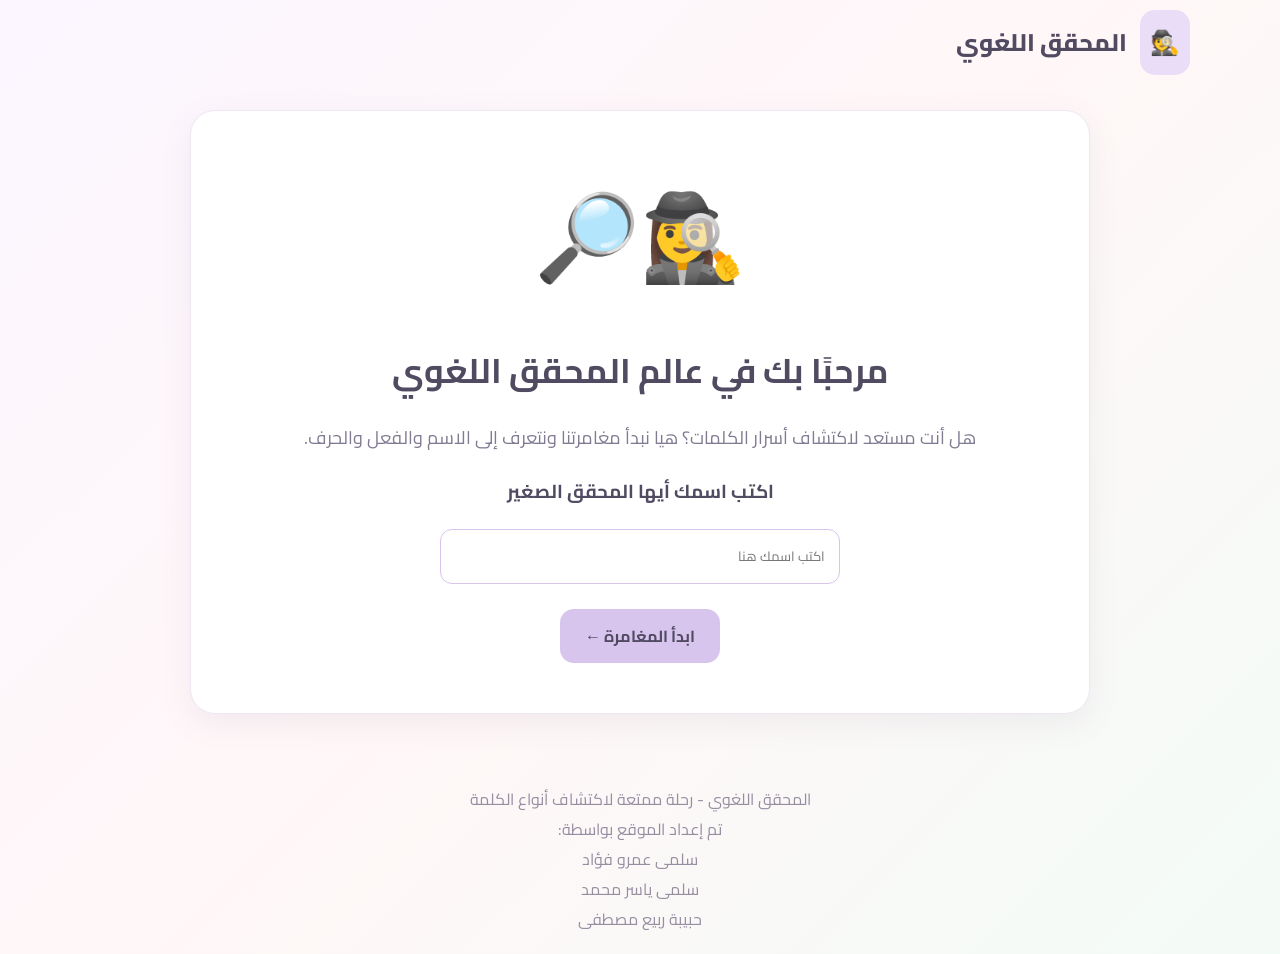
<file: index.html>
<!DOCTYPE html>
<html lang="ar" dir="rtl">
<head>
    <meta charset="UTF-8">
    <title>المحقق اللغوي</title>
    <link rel="stylesheet" href="style.css">
    <meta name="viewport" content="width=device-width, initial-scale=1.0">
</head>
<body>

<header>
    <div class="logo"><span>🕵️</span> المحقق اللغوي</div>
</header>

<main>
    <div class="container hero">

        <div class="detective">🕵️‍♀️🔎</div>

        <h1>مرحبًا بك في عالم المحقق اللغوي</h1>

        <p class="description">
            هل أنت مستعد لاكتشاف أسرار الكلمات؟
            هيا نبدأ مغامرتنا ونتعرف إلى الاسم والفعل والحرف.
        </p>

        <h3>اكتب اسمك أيها المحقق الصغير</h3>

        <input type="text" id="studentName"
               placeholder="اكتب اسمك هنا">

        <button onclick="startJourney()">
            ابدأ المغامرة ←
        </button>

    </div>
</main>

<footer>
    المحقق اللغوي - رحلة ممتعة لاكتشاف أنواع الكلمة <br>
    تم إعداد الموقع بواسطة:
        <br>
        سلمى عمرو فؤاد
        <br>
         سلمى ياسر محمد
        <br>
         حبيبة ربيع مصطفى

</footer>

<script src="script.js"></script>
</body>
</html>
</file>
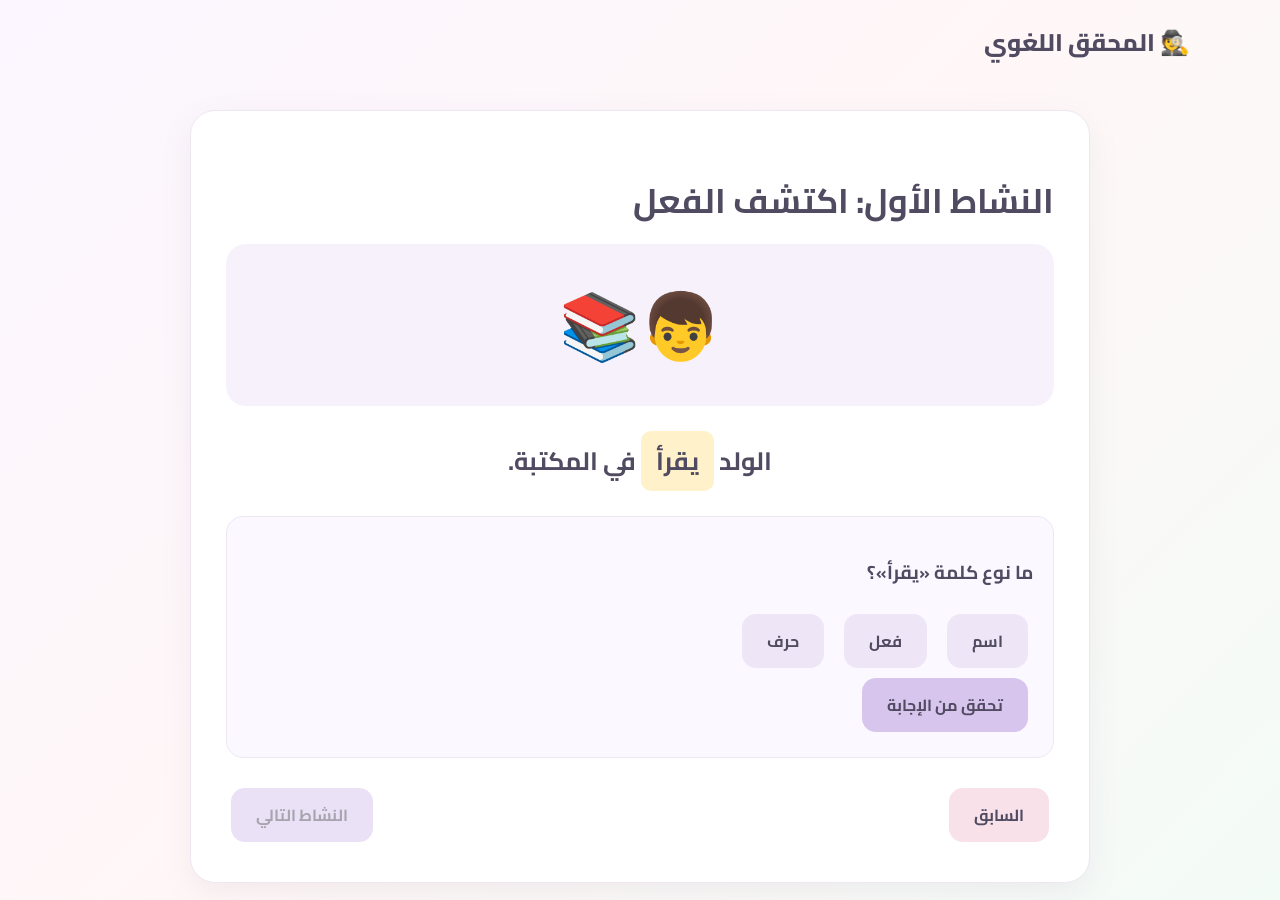
<file: activity1.html>
<!DOCTYPE html>
<html lang="ar" dir="rtl">
<head>
    <meta charset="UTF-8">
    <title>النشاط الأول</title>
    <link rel="stylesheet" href="style.css">
    <meta name="viewport" content="width=device-width, initial-scale=1.0">
</head>
<body>

<header><div class="logo">🕵️ المحقق اللغوي</div></header>

<main>
<div class="container">

    <h1>النشاط الأول: اكتشف الفعل</h1>

    <div class="scene">👦📚</div>

    <p class="sentence">
        الولد <span class="word">يقرأ</span> في المكتبة.
    </p>

    <div class="question" data-correct="فعل"
         data-retry="حاول مرة أخرى، هل الكلمة تدل على حدث؟">

        <h3>ما نوع كلمة «يقرأ»؟</h3>

        <div class="options">
            <button data-answer="اسم" onclick="selectAnswer(this)">اسم</button>
            <button data-answer="فعل" onclick="selectAnswer(this)">فعل</button>
            <button data-answer="حرف" onclick="selectAnswer(this)">حرف</button>
        </div>

        <div class="feedback"></div>

        <button onclick="checkAnswer(this)">تحقق من الإجابة</button>

    </div>

    <div class="navigation">
        <a href="particle.html" class="btn secondary">السابق</a>
        <a href="activity2.html" class="btn" id="nextButton" style="pointer-events:none;opacity:.5">
            النشاط التالي
        </a>
    </div>

</div>
</main>

<script src="script.js"></script>
<script>
document.addEventListener("DOMContentLoaded", function () {
    let question = document.querySelector(".question");
    let next = document.getElementById("nextButton");

    let observer = new MutationObserver(function () {
        if (question.dataset.solved === "yes") {
            next.style.pointerEvents = "auto";
            next.style.opacity = "1";
        }
    });

    observer.observe(question, {
        attributes: true,
        attributeFilter: ["data-solved"]
    });
});
</script>

</body>
</html>
</file>
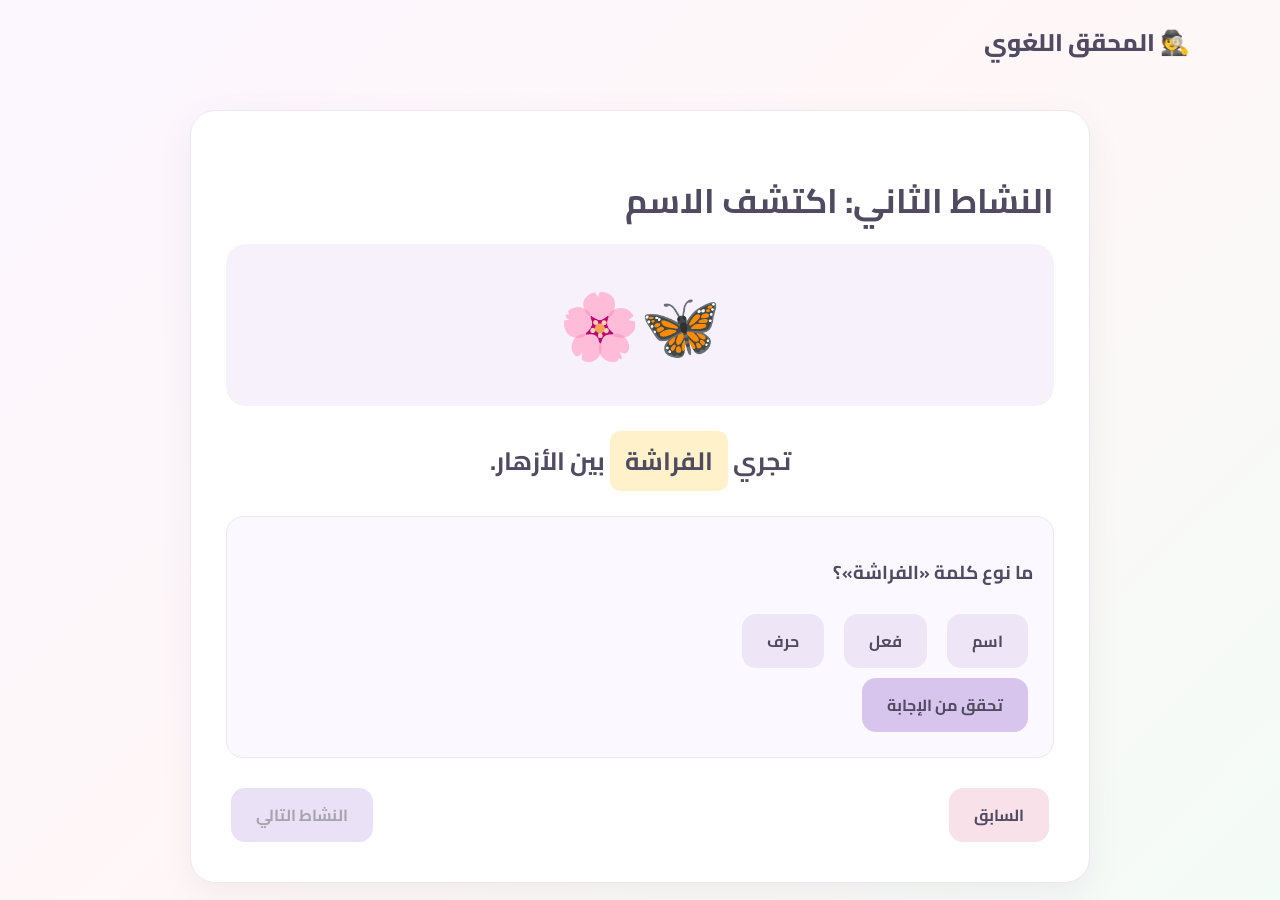
<file: activity2.html>
<!DOCTYPE html>
<html lang="ar" dir="rtl">
<head>
    <meta charset="UTF-8">
    <title>النشاط الثاني</title>
    <link rel="stylesheet" href="style.css">
    <meta name="viewport" content="width=device-width, initial-scale=1.0">
</head>
<body>

<header><div class="logo">🕵️ المحقق اللغوي</div></header>

<main>
<div class="container">

    <h1>النشاط الثاني: اكتشف الاسم</h1>

    <div class="scene">🦋🌸</div>

    <p class="sentence">
        تجري <span class="word">الفراشة</span> بين الأزهار.
    </p>

    <div class="question" data-correct="اسم"
         data-retry="حاول مرة أخرى، هل الكلمة اسم لكائن؟">

        <h3>ما نوع كلمة «الفراشة»؟</h3>

        <div class="options">
            <button data-answer="اسم" onclick="selectAnswer(this)">اسم</button>
            <button data-answer="فعل" onclick="selectAnswer(this)">فعل</button>
            <button data-answer="حرف" onclick="selectAnswer(this)">حرف</button>
        </div>

        <div class="feedback"></div>

        <button onclick="checkAnswer(this)">تحقق من الإجابة</button>

    </div>

    <div class="navigation">
        <a href="activity1.html" class="btn secondary">السابق</a>
        <a href="activity3.html" class="btn" id="nextButton" style="pointer-events:none;opacity:.5">
            النشاط التالي
        </a>
    </div>

</div>
</main>

<script src="script.js"></script>
<script>
document.addEventListener("DOMContentLoaded", function () {
    let question = document.querySelector(".question");
    let next = document.getElementById("nextButton");

    let observer = new MutationObserver(function () {
        if (question.dataset.solved === "yes") {
            next.style.pointerEvents = "auto";
            next.style.opacity = "1";
        }
    });

    observer.observe(question, {
        attributes: true,
        attributeFilter: ["data-solved"]
    });
});
</script>

</body>
</html>
</file>
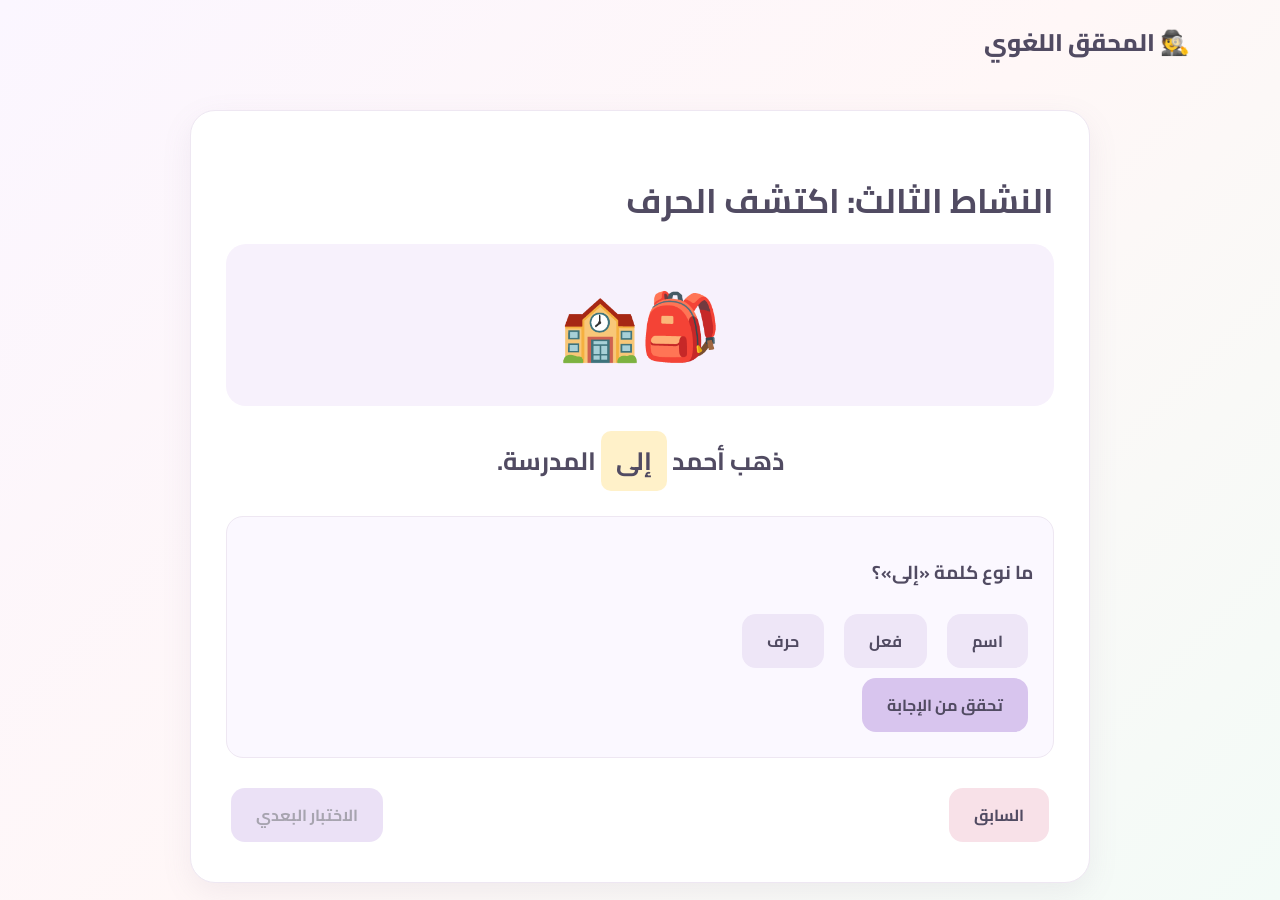
<file: activity3.html>
<!DOCTYPE html>
<html lang="ar" dir="rtl">
<head>
    <meta charset="UTF-8">
    <title>النشاط الثالث</title>
    <link rel="stylesheet" href="style.css">
    <meta name="viewport" content="width=device-width, initial-scale=1.0">
</head>
<body>

<header><div class="logo">🕵️ المحقق اللغوي</div></header>

<main>
<div class="container">

    <h1>النشاط الثالث: اكتشف الحرف</h1>

    <div class="scene">🎒🏫</div>

    <p class="sentence">
        ذهب أحمد <span class="word">إلى</span> المدرسة.
    </p>

    <div class="question" data-correct="حرف"
         data-retry="حاول مرة أخرى، فكّر في وظيفة كلمة إلى.">

        <h3>ما نوع كلمة «إلى»؟</h3>

        <div class="options">
            <button data-answer="اسم" onclick="selectAnswer(this)">اسم</button>
            <button data-answer="فعل" onclick="selectAnswer(this)">فعل</button>
            <button data-answer="حرف" onclick="selectAnswer(this)">حرف</button>
        </div>

        <div class="feedback"></div>

        <button onclick="checkAnswer(this)">تحقق من الإجابة</button>

    </div>

    <div class="navigation">
        <a href="activity2.html" class="btn secondary">السابق</a>
        <a href="posttest.html" class="btn" id="nextButton" style="pointer-events:none;opacity:.5">
            الاختبار البعدي
        </a>
    </div>

</div>
</main>

<script src="script.js"></script>
<script>
document.addEventListener("DOMContentLoaded", function () {
    let question = document.querySelector(".question");
    let next = document.getElementById("nextButton");

    let observer = new MutationObserver(function () {
        if (question.dataset.solved === "yes") {
            next.style.pointerEvents = "auto";
            next.style.opacity = "1";
        }
    });

    observer.observe(question, {
        attributes: true,
        attributeFilter: ["data-solved"]
    });
});
</script>

</body>
</html>
</file>
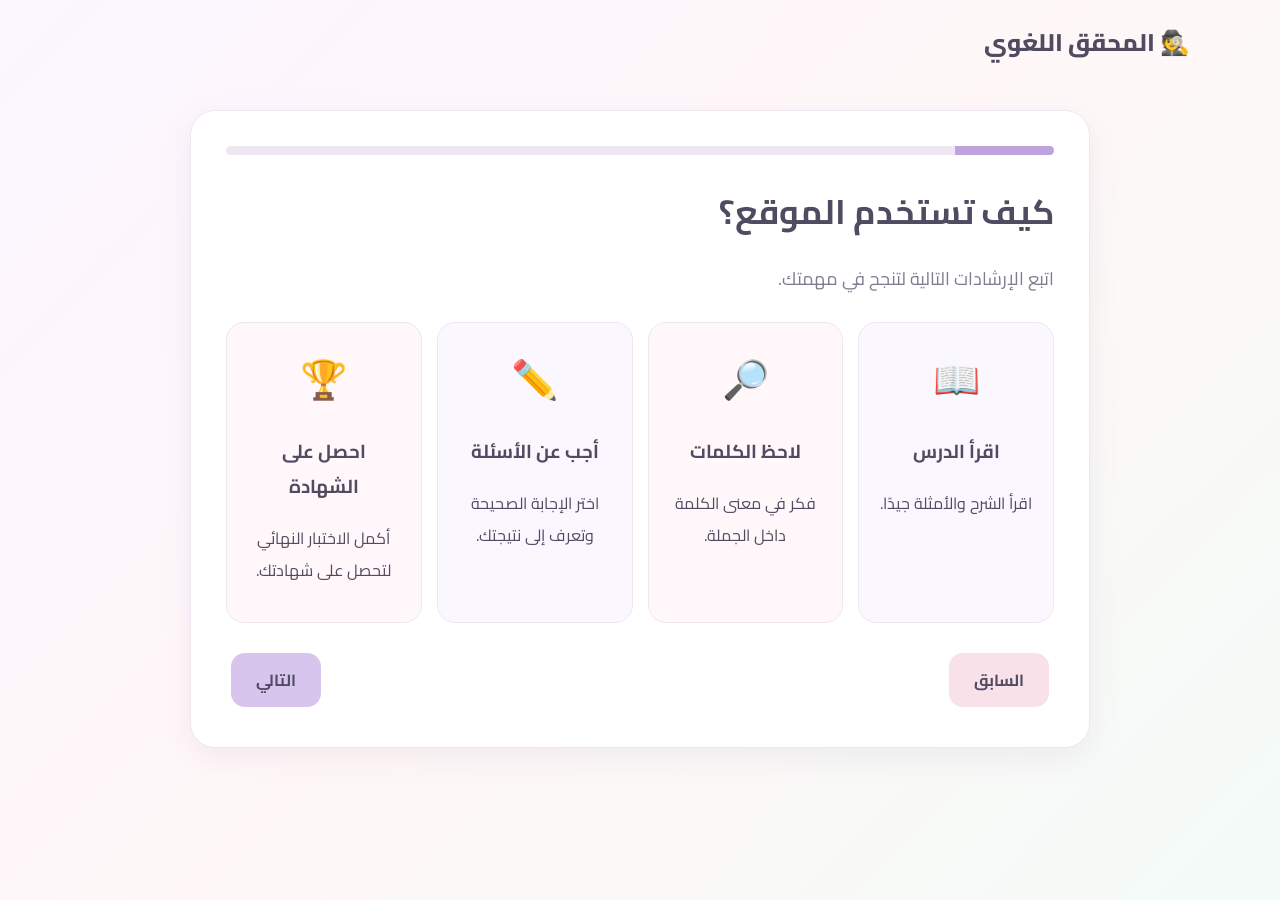
<file: guide.html>
<!DOCTYPE html>
<html lang="ar" dir="rtl">
<head>
    <meta charset="UTF-8">
    <title>إرشادات الاستخدام</title>
    <link rel="stylesheet" href="style.css">
    <meta name="viewport" content="width=device-width, initial-scale=1.0">
</head>
<body>

<header>
    <div class="logo">🕵️ المحقق اللغوي</div>
</header>

<main>
<div class="container">

    <div class="progress"><div style="width:12%"></div></div>

    <h1>كيف تستخدم الموقع؟</h1>
    <p class="description">اتبع الإرشادات التالية لتنجح في مهمتك.</p>

    <div class="cards">

        <div class="card">
            <div class="icon">📖</div>
            <h3>اقرأ الدرس</h3>
            <p>اقرأ الشرح والأمثلة جيدًا.</p>
        </div>

        <div class="card">
            <div class="icon">🔎</div>
            <h3>لاحظ الكلمات</h3>
            <p>فكر في معنى الكلمة داخل الجملة.</p>
        </div>

        <div class="card">
            <div class="icon">✏️</div>
            <h3>أجب عن الأسئلة</h3>
            <p>اختر الإجابة الصحيحة وتعرف إلى نتيجتك.</p>
        </div>

        <div class="card">
            <div class="icon">🏆</div>
            <h3>احصل على الشهادة</h3>
            <p>أكمل الاختبار النهائي لتحصل على شهادتك.</p>
        </div>

    </div>

    <div class="navigation">
        <a href="index.html" class="btn secondary">السابق</a>
        <a href="objectives.html" class="btn">التالي</a>
    </div>

</div>
</main>

<script src="script.js"></script>
</body>
</html>
</file>
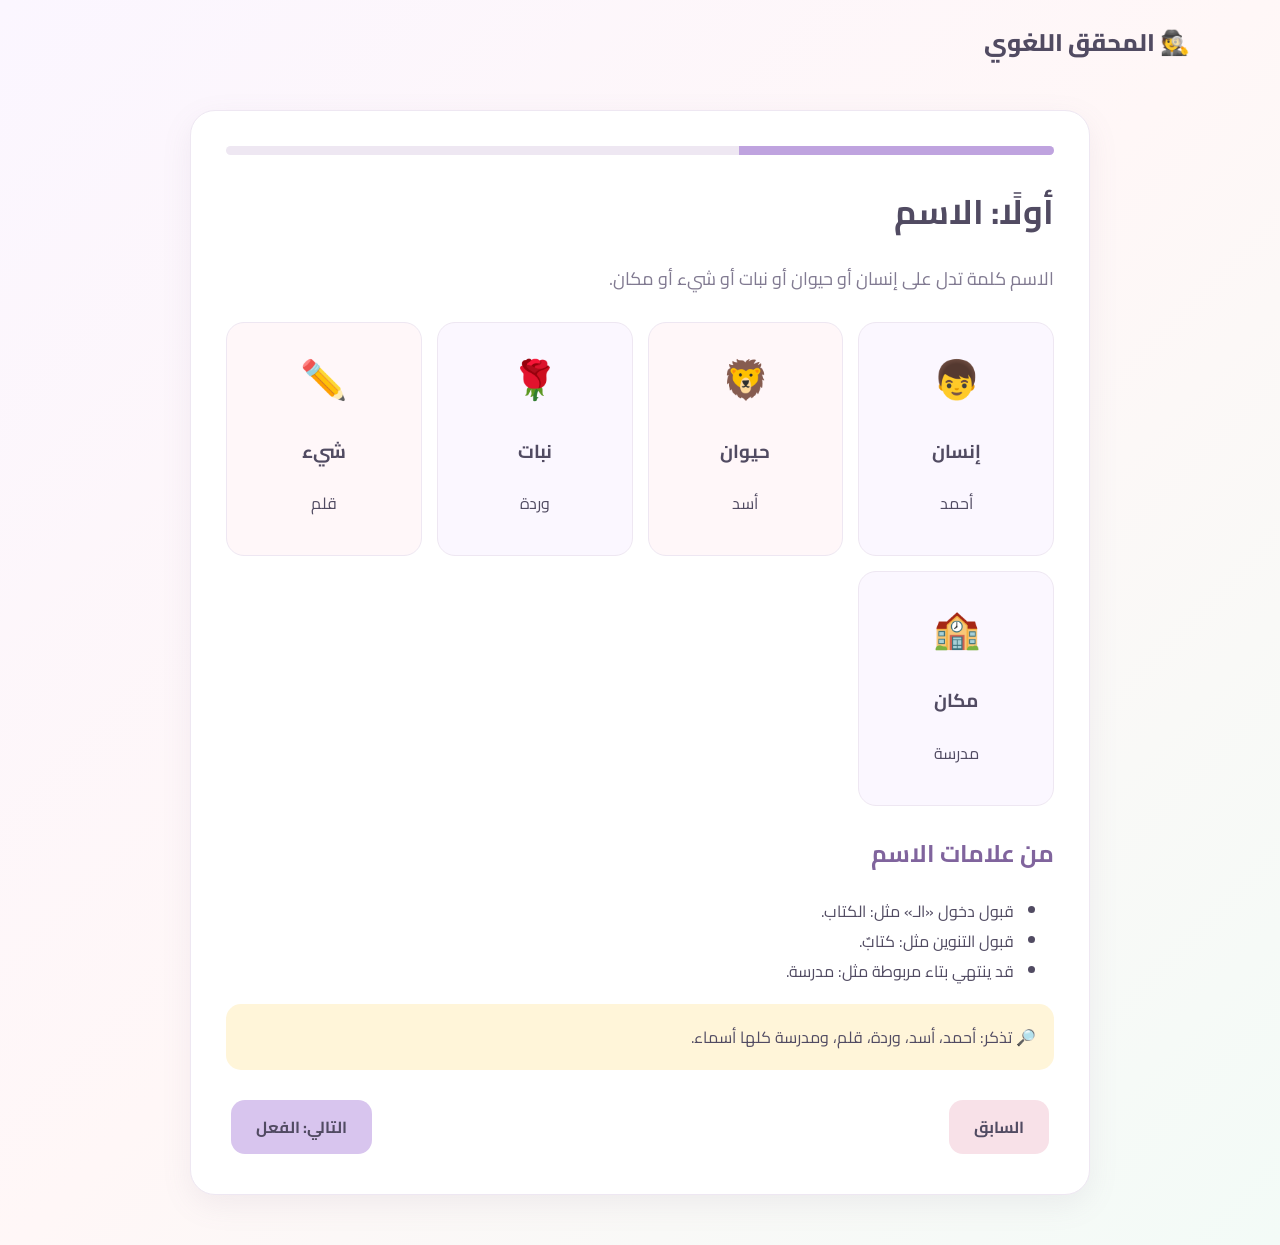
<file: noun.html>
<!DOCTYPE html>
<html lang="ar" dir="rtl">
<head>
    <meta charset="UTF-8">
    <title>الاسم</title>
    <link rel="stylesheet" href="style.css">
    <meta name="viewport" content="width=device-width, initial-scale=1.0">
</head>
<body>

<header><div class="logo">🕵️ المحقق اللغوي</div></header>

<main>
<div class="container">

    <div class="progress"><div style="width:38%"></div></div>

    <h1>أولًا: الاسم</h1>

    <p class="description">
        الاسم كلمة تدل على إنسان أو حيوان أو نبات أو شيء أو مكان.
    </p>

    <div class="cards">
        <div class="card"><div class="icon">👦</div><h3>إنسان</h3><p>أحمد</p></div>
        <div class="card"><div class="icon">🦁</div><h3>حيوان</h3><p>أسد</p></div>
        <div class="card"><div class="icon">🌹</div><h3>نبات</h3><p>وردة</p></div>
        <div class="card"><div class="icon">✏️</div><h3>شيء</h3><p>قلم</p></div>
        <div class="card"><div class="icon">🏫</div><h3>مكان</h3><p>مدرسة</p></div>
    </div>

    <h2>من علامات الاسم</h2>

    <ul>
        <li>قبول دخول «الـ» مثل: الكتاب.</li>
        <li>قبول التنوين مثل: كتابٌ.</li>
        <li>قد ينتهي بتاء مربوطة مثل: مدرسة.</li>
    </ul>

    <div class="example">
        🔎 تذكر: أحمد، أسد، وردة، قلم، ومدرسة كلها أسماء.
    </div>

    <div class="navigation">
        <a href="pretest.html" class="btn secondary">السابق</a>
        <a href="verb.html" class="btn">التالي: الفعل</a>
    </div>

</div>
</main>

<script src="script.js"></script>
</body>
</html>
</file>
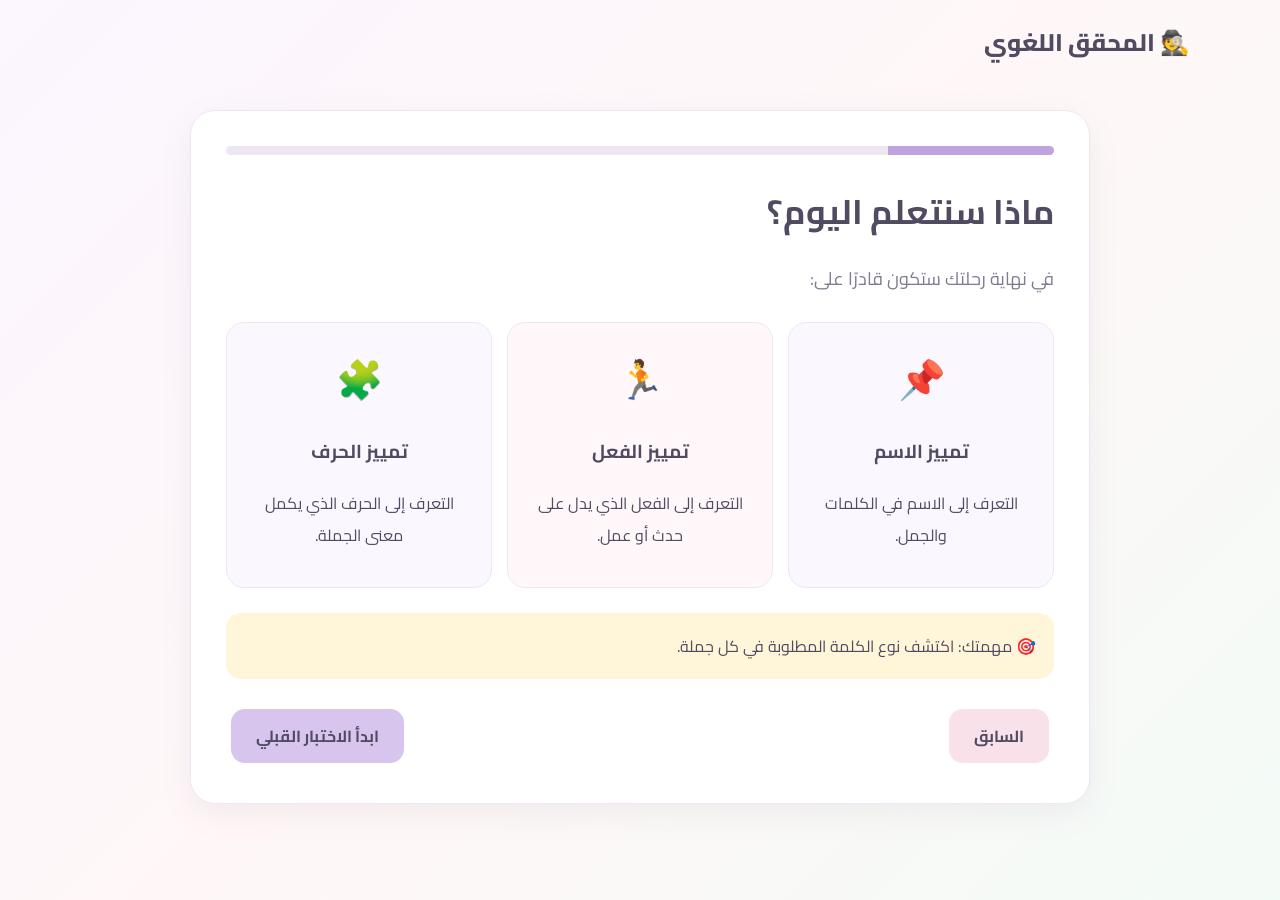
<file: objectives.html>
<!DOCTYPE html>
<html lang="ar" dir="rtl">
<head>
    <meta charset="UTF-8">
    <title>أهداف التعلم</title>
    <link rel="stylesheet" href="style.css">
    <meta name="viewport" content="width=device-width, initial-scale=1.0">
</head>
<body>

<header><div class="logo">🕵️ المحقق اللغوي</div></header>

<main>
<div class="container">

    <div class="progress"><div style="width:20%"></div></div>

    <h1>ماذا سنتعلم اليوم؟</h1>
    <p class="description">في نهاية رحلتك ستكون قادرًا على:</p>

    <div class="cards">

        <div class="card">
            <div class="icon">📌</div>
            <h3>تمييز الاسم</h3>
            <p>التعرف إلى الاسم في الكلمات والجمل.</p>
        </div>

        <div class="card">
            <div class="icon">🏃</div>
            <h3>تمييز الفعل</h3>
            <p>التعرف إلى الفعل الذي يدل على حدث أو عمل.</p>
        </div>

        <div class="card">
            <div class="icon">🧩</div>
            <h3>تمييز الحرف</h3>
            <p>التعرف إلى الحرف الذي يكمل معنى الجملة.</p>
        </div>

    </div>

    <div class="example">
        🎯 مهمتك: اكتشف نوع الكلمة المطلوبة في كل جملة.
    </div>

    <div class="navigation">
        <a href="guide.html" class="btn secondary">السابق</a>
        <a href="pretest.html" class="btn">ابدأ الاختبار القبلي</a>
    </div>

</div>
</main>

<script src="script.js"></script>
</body>
</html>
</file>
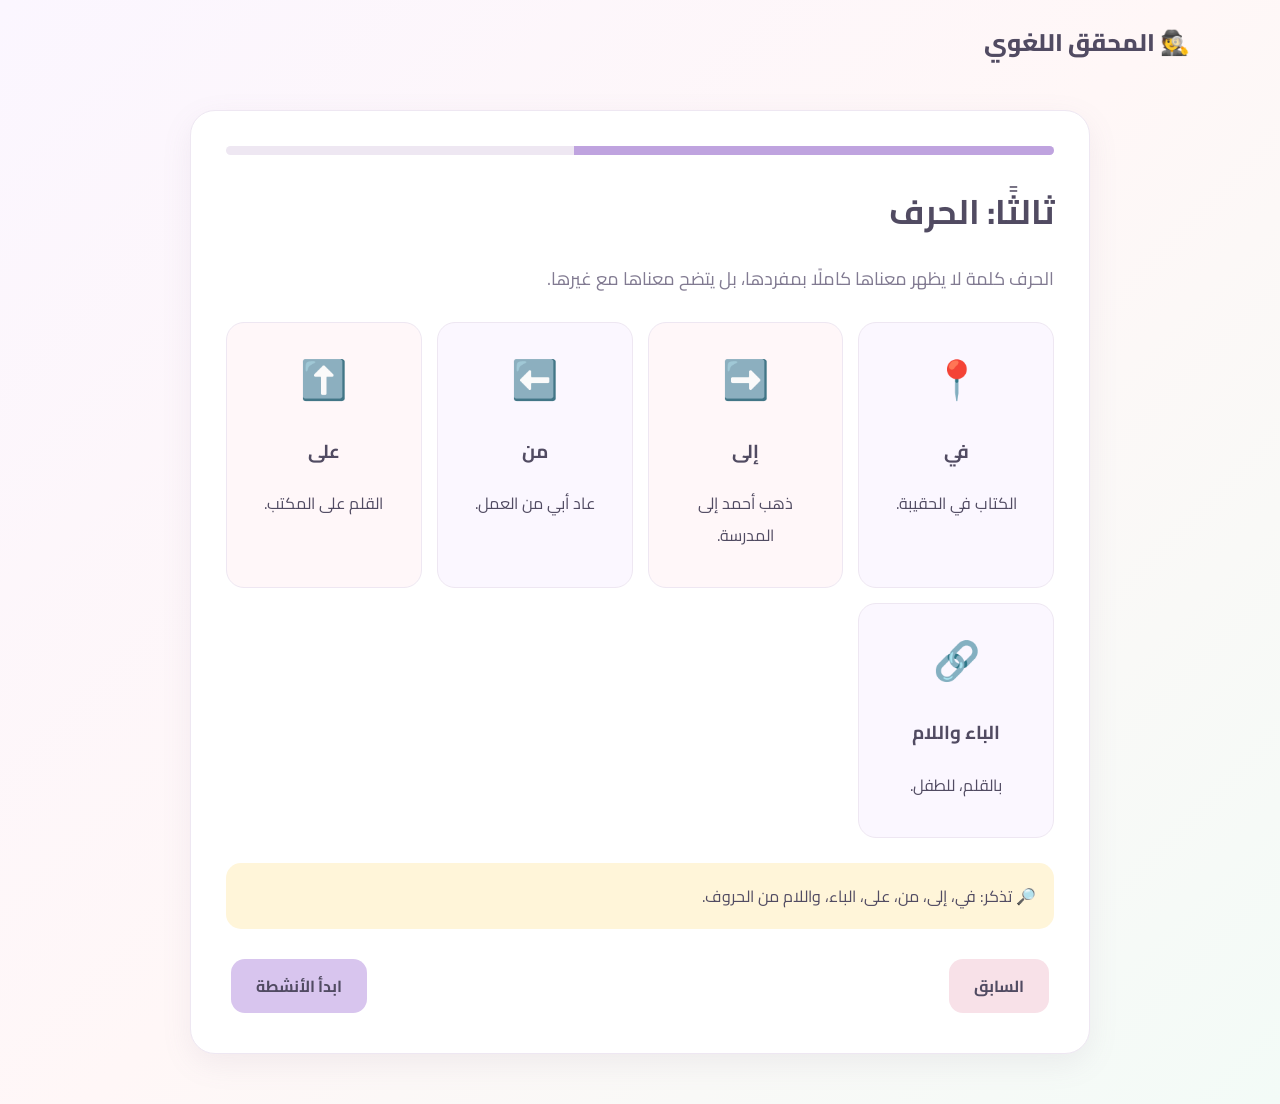
<file: particle.html>
<!DOCTYPE html>
<html lang="ar" dir="rtl">
<head>
    <meta charset="UTF-8">
    <title>الحرف</title>
    <link rel="stylesheet" href="style.css">
    <meta name="viewport" content="width=device-width, initial-scale=1.0">
</head>
<body>

<header><div class="logo">🕵️ المحقق اللغوي</div></header>

<main>
<div class="container">

    <div class="progress"><div style="width:58%"></div></div>

    <h1>ثالثًا: الحرف</h1>

    <p class="description">
        الحرف كلمة لا يظهر معناها كاملًا بمفردها،
        بل يتضح معناها مع غيرها.
    </p>

    <div class="cards">

        <div class="card">
            <div class="icon">📍</div>
            <h3>في</h3>
            <p>الكتاب في الحقيبة.</p>
        </div>

        <div class="card">
            <div class="icon">➡️</div>
            <h3>إلى</h3>
            <p>ذهب أحمد إلى المدرسة.</p>
        </div>

        <div class="card">
            <div class="icon">⬅️</div>
            <h3>من</h3>
            <p>عاد أبي من العمل.</p>
        </div>

        <div class="card">
            <div class="icon">⬆️</div>
            <h3>على</h3>
            <p>القلم على المكتب.</p>
        </div>

        <div class="card">
            <div class="icon">🔗</div>
            <h3>الباء واللام</h3>
            <p>بالقلم، للطفل.</p>
        </div>

    </div>

    <div class="example">
        🔎 تذكر: في، إلى، من، على، الباء، واللام من الحروف.
    </div>

    <div class="navigation">
        <a href="verb.html" class="btn secondary">السابق</a>
        <a href="activity1.html" class="btn">ابدأ الأنشطة</a>
    </div>

</div>
</main>

<script src="script.js"></script>
</body>
</html>
</file>
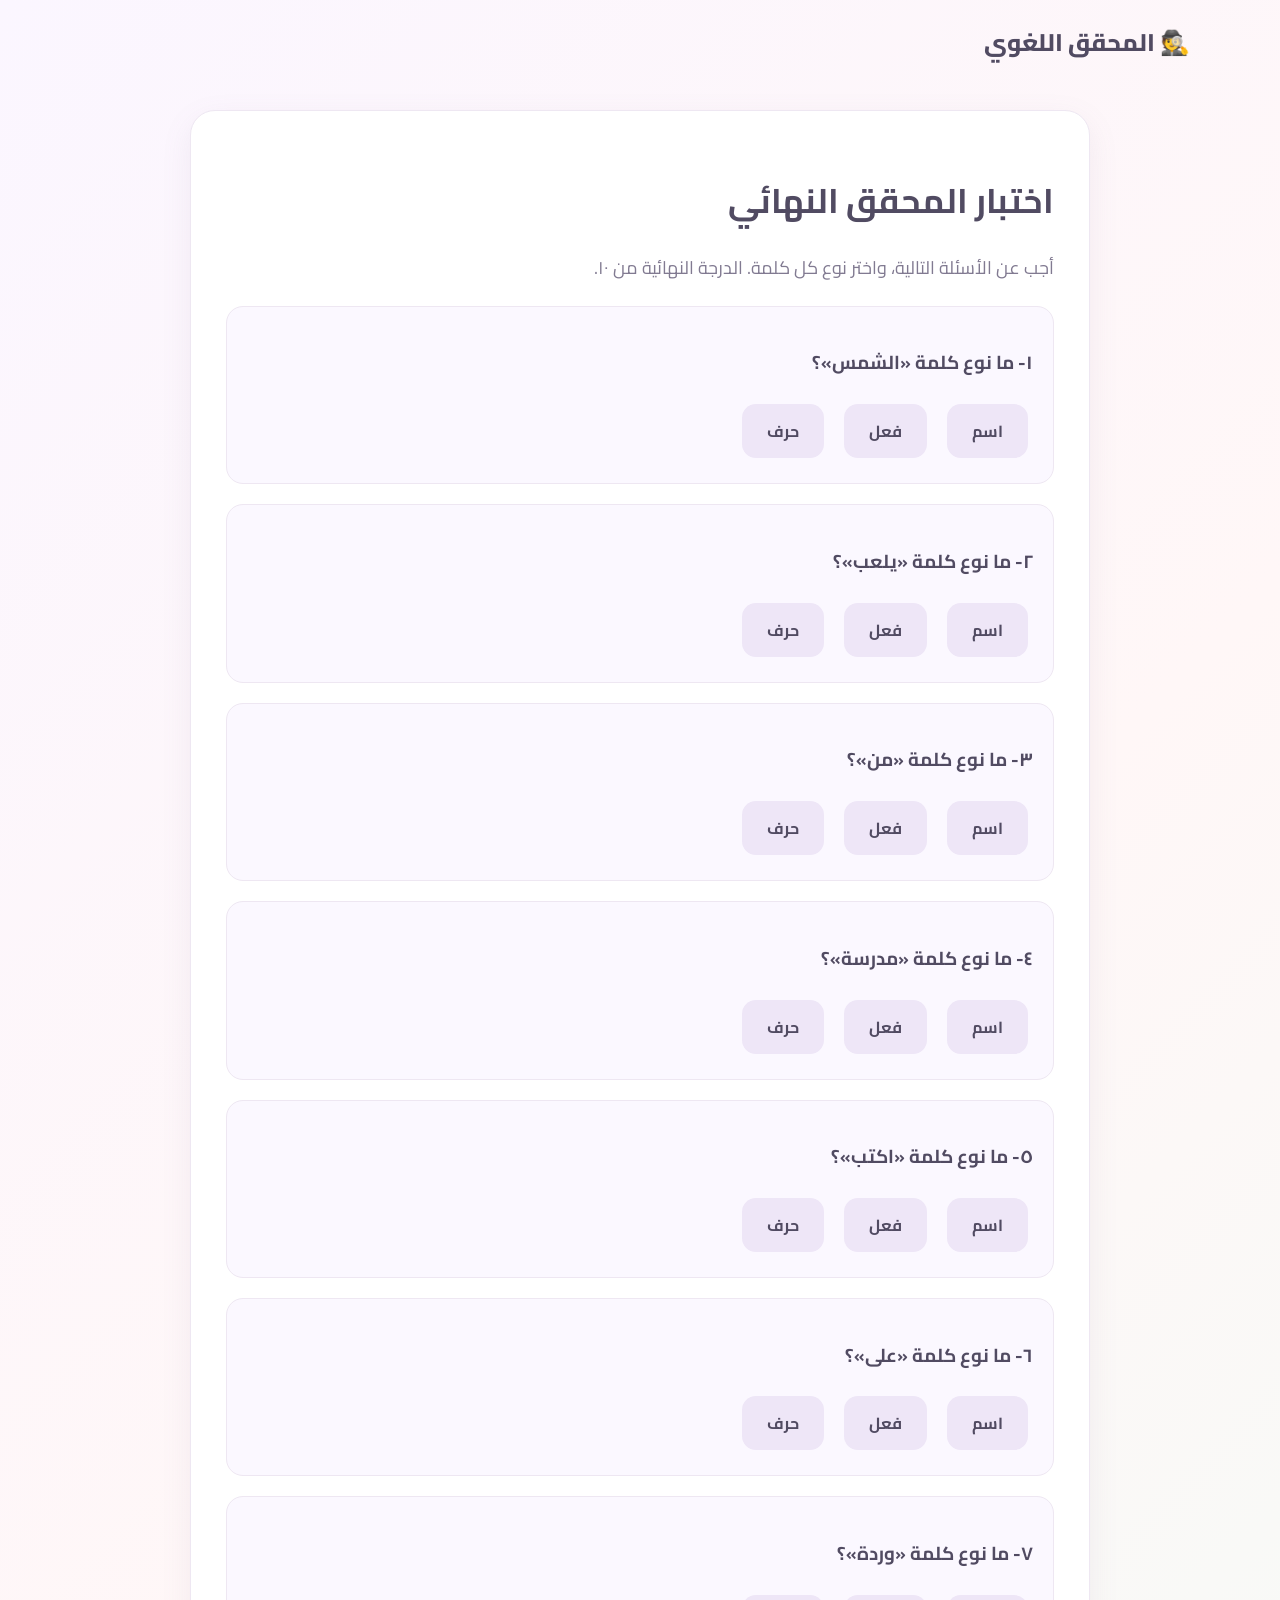
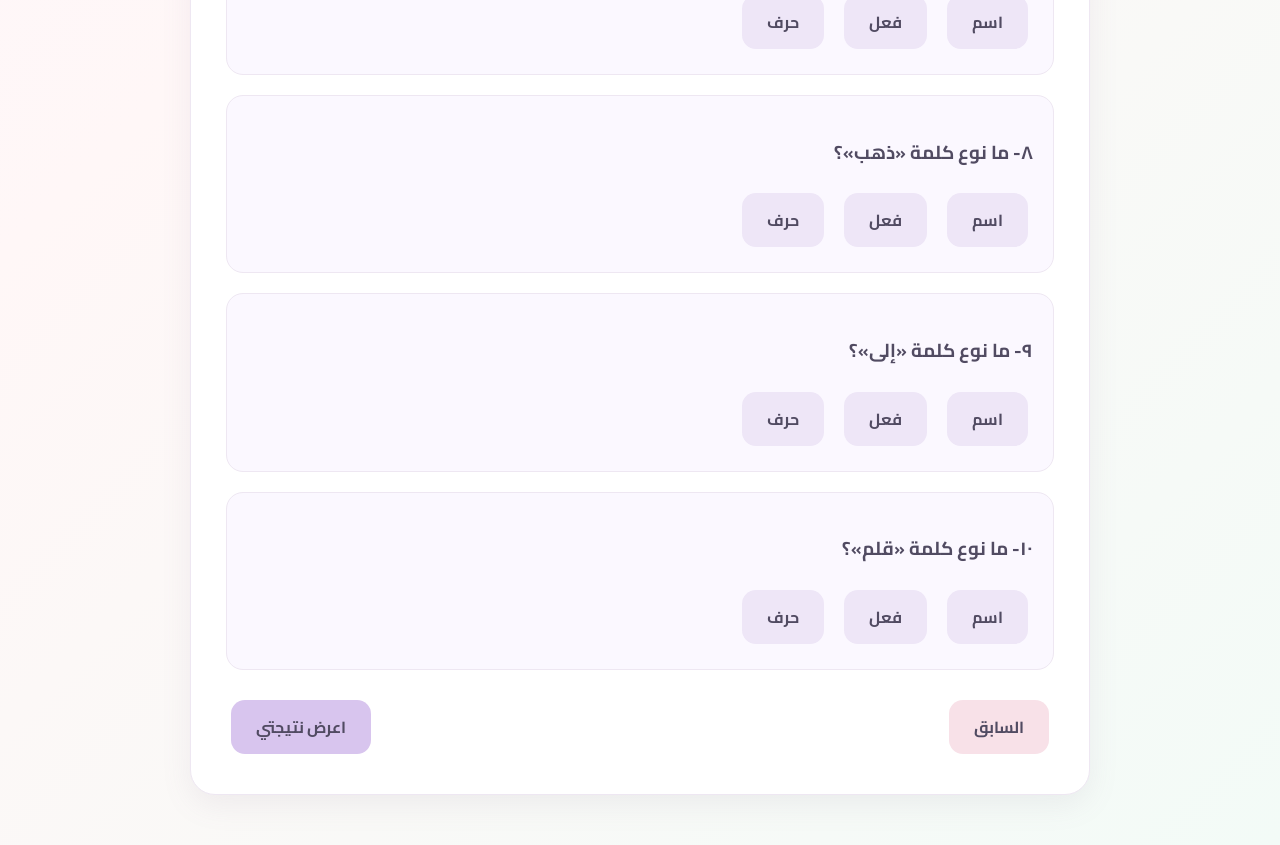
<file: posttest.html>
<!DOCTYPE html>
<html lang="ar" dir="rtl">
<head>
    <meta charset="UTF-8">
    <title>الاختبار البعدي</title>
    <link rel="stylesheet" href="style.css">
    <meta name="viewport" content="width=device-width, initial-scale=1.0">
</head>
<body>

<header><div class="logo">🕵️ المحقق اللغوي</div></header>

<main>
<div class="container">

    <h1>اختبار المحقق النهائي</h1>

    <p class="description">
        أجب عن الأسئلة التالية، واختر نوع كل كلمة.
        الدرجة النهائية من ١٠.
    </p>

    <div class="question" data-correct="اسم">
        <h3>١- ما نوع كلمة «الشمس»؟</h3>
        <div class="options">
            <button data-answer="اسم" onclick="selectAnswer(this)">اسم</button>
            <button data-answer="فعل" onclick="selectAnswer(this)">فعل</button>
            <button data-answer="حرف" onclick="selectAnswer(this)">حرف</button>
        </div>
    </div>

    <div class="question" data-correct="فعل">
        <h3>٢- ما نوع كلمة «يلعب»؟</h3>
        <div class="options">
            <button data-answer="اسم" onclick="selectAnswer(this)">اسم</button>
            <button data-answer="فعل" onclick="selectAnswer(this)">فعل</button>
            <button data-answer="حرف" onclick="selectAnswer(this)">حرف</button>
        </div>
    </div>

    <div class="question" data-correct="حرف">
        <h3>٣- ما نوع كلمة «من»؟</h3>
        <div class="options">
            <button data-answer="اسم" onclick="selectAnswer(this)">اسم</button>
            <button data-answer="فعل" onclick="selectAnswer(this)">فعل</button>
            <button data-answer="حرف" onclick="selectAnswer(this)">حرف</button>
        </div>
    </div>

    <div class="question" data-correct="اسم">
        <h3>٤- ما نوع كلمة «مدرسة»؟</h3>
        <div class="options">
            <button data-answer="اسم" onclick="selectAnswer(this)">اسم</button>
            <button data-answer="فعل" onclick="selectAnswer(this)">فعل</button>
            <button data-answer="حرف" onclick="selectAnswer(this)">حرف</button>
        </div>
    </div>

    <div class="question" data-correct="فعل">
        <h3>٥- ما نوع كلمة «اكتب»؟</h3>
        <div class="options">
            <button data-answer="اسم" onclick="selectAnswer(this)">اسم</button>
            <button data-answer="فعل" onclick="selectAnswer(this)">فعل</button>
            <button data-answer="حرف" onclick="selectAnswer(this)">حرف</button>
        </div>
    </div>

    <div class="question" data-correct="حرف">
        <h3>٦- ما نوع كلمة «على»؟</h3>
        <div class="options">
            <button data-answer="اسم" onclick="selectAnswer(this)">اسم</button>
            <button data-answer="فعل" onclick="selectAnswer(this)">فعل</button>
            <button data-answer="حرف" onclick="selectAnswer(this)">حرف</button>
        </div>
    </div>

    <div class="question" data-correct="اسم">
        <h3>٧- ما نوع كلمة «وردة»؟</h3>
        <div class="options">
            <button data-answer="اسم" onclick="selectAnswer(this)">اسم</button>
            <button data-answer="فعل" onclick="selectAnswer(this)">فعل</button>
            <button data-answer="حرف" onclick="selectAnswer(this)">حرف</button>
        </div>
    </div>

    <div class="question" data-correct="فعل">
        <h3>٨- ما نوع كلمة «ذهب»؟</h3>
        <div class="options">
            <button data-answer="اسم" onclick="selectAnswer(this)">اسم</button>
            <button data-answer="فعل" onclick="selectAnswer(this)">فعل</button>
            <button data-answer="حرف" onclick="selectAnswer(this)">حرف</button>
        </div>
    </div>

    <div class="question" data-correct="حرف">
        <h3>٩- ما نوع كلمة «إلى»؟</h3>
        <div class="options">
            <button data-answer="اسم" onclick="selectAnswer(this)">اسم</button>
            <button data-answer="فعل" onclick="selectAnswer(this)">فعل</button>
            <button data-answer="حرف" onclick="selectAnswer(this)">حرف</button>
        </div>
    </div>

    <div class="question" data-correct="اسم">
        <h3>١٠- ما نوع كلمة «قلم»؟</h3>
        <div class="options">
            <button data-answer="اسم" onclick="selectAnswer(this)">اسم</button>
            <button data-answer="فعل" onclick="selectAnswer(this)">فعل</button>
            <button data-answer="حرف" onclick="selectAnswer(this)">حرف</button>
        </div>
    </div>

    <div class="navigation">
        <a href="activity3.html" class="btn secondary">السابق</a>
        <button onclick="finishPosttest()">اعرض نتيجتي</button>
    </div>

</div>
</main>

<script src="script.js"></script>
</body>
</html>
</file>
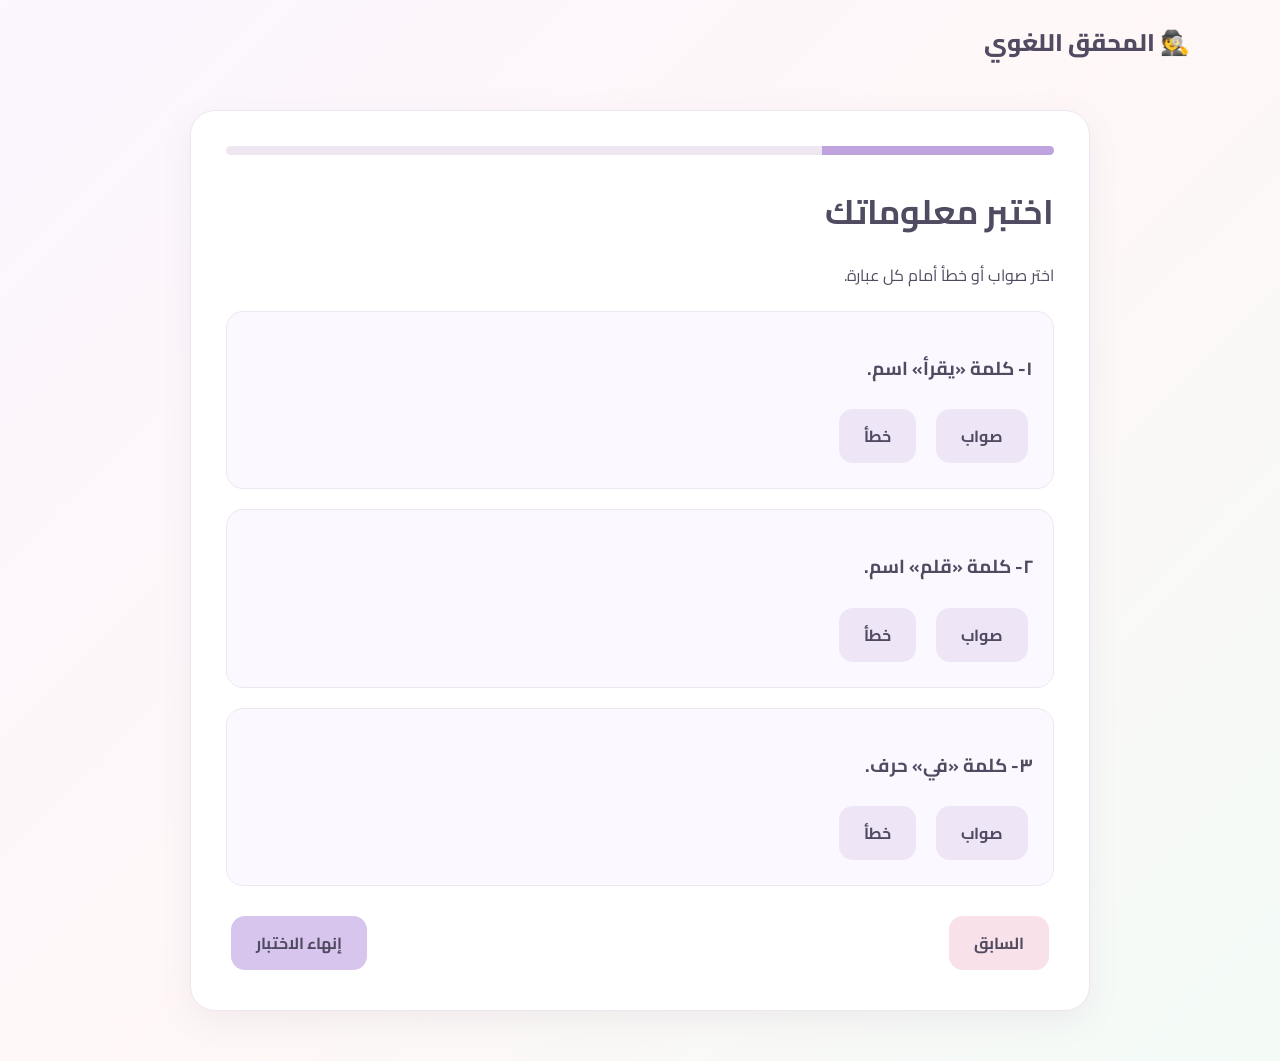
<file: pretest.html>
<!DOCTYPE html>
<html lang="ar" dir="rtl">
<head>
    <meta charset="UTF-8">
    <title>الاختبار القبلي</title>
    <link rel="stylesheet" href="style.css">
    <meta name="viewport" content="width=device-width, initial-scale=1.0">
</head>
<body>

<header><div class="logo">🕵️ المحقق اللغوي</div></header>

<main>
<div class="container">

    <div class="progress"><div style="width:28%"></div></div>

    <h1>اختبر معلوماتك</h1>
    <p>اختر صواب أو خطأ أمام كل عبارة.</p>

    <div class="question" data-correct="خطأ">
        <h3>١- كلمة «يقرأ» اسم.</h3>
        <div class="options">
            <button data-answer="صواب" onclick="selectAnswer(this)">صواب</button>
            <button data-answer="خطأ" onclick="selectAnswer(this)">خطأ</button>
        </div>
    </div>

    <div class="question" data-correct="صواب">
        <h3>٢- كلمة «قلم» اسم.</h3>
        <div class="options">
            <button data-answer="صواب" onclick="selectAnswer(this)">صواب</button>
            <button data-answer="خطأ" onclick="selectAnswer(this)">خطأ</button>
        </div>
    </div>

    <div class="question" data-correct="صواب">
        <h3>٣- كلمة «في» حرف.</h3>
        <div class="options">
            <button data-answer="صواب" onclick="selectAnswer(this)">صواب</button>
            <button data-answer="خطأ" onclick="selectAnswer(this)">خطأ</button>
        </div>
    </div>

    <div class="navigation">
        <a href="objectives.html" class="btn secondary">السابق</a>
        <button class="btn" onclick="finishPretest()">إنهاء الاختبار</button>
    </div>

</div>
</main>

<script src="script.js"></script>
</body>
</html>
</file>
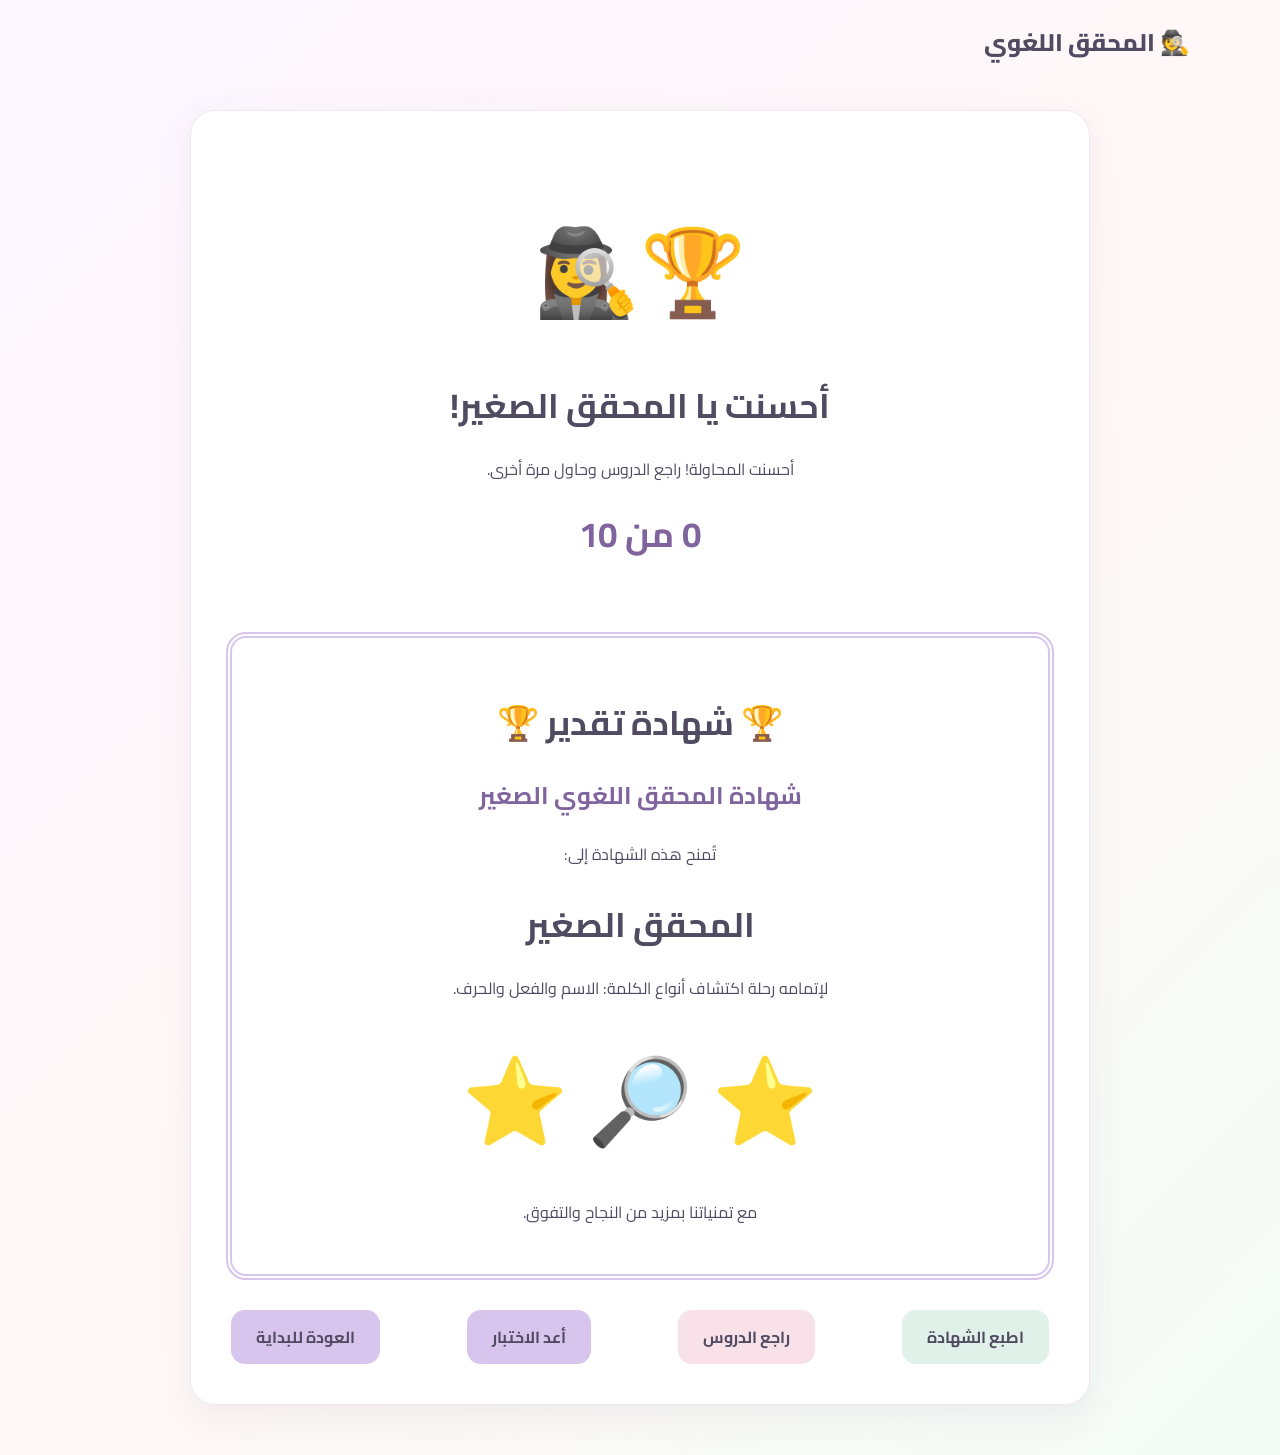
<file: result.html>
<!DOCTYPE html>
<html lang="ar" dir="rtl">
<head>
    <meta charset="UTF-8">
    <title>النتيجة والشهادة</title>
    <link rel="stylesheet" href="style.css">
    <meta name="viewport" content="width=device-width, initial-scale=1.0">
</head>
<body>

<header><div class="logo">🕵️ المحقق اللغوي</div></header>

<main>
<div class="container">

    <div class="hero">

        <div class="detective">🏆🕵️‍♀️</div>

        <h1>أحسنت يا <span class="student-name"></span>!</h1>

        <p id="message"></p>

        <div class="result" id="score"></div>

    </div>

    <div class="certificate">

        <h1>🏆 شهادة تقدير 🏆</h1>

        <h2>شهادة المحقق اللغوي الصغير</h2>

        <p>تُمنح هذه الشهادة إلى:</p>

        <h1 class="student-name"></h1>

        <p>
            لإتمامه رحلة اكتشاف أنواع الكلمة:
            الاسم والفعل والحرف.
        </p>

        <div class="detective">⭐ 🔎 ⭐</div>

        <p>مع تمنياتنا بمزيد من النجاح والتفوق.</p>

    </div>

    <div class="navigation no-print">
        <button class="green" onclick="window.print()">اطبع الشهادة</button>

        <a href="noun.html" class="btn secondary">راجع الدروس</a>

        <a href="posttest.html" class="btn">أعد الاختبار</a>

        <a href="index.html" class="btn">العودة للبداية</a>
    </div>

</div>
</main>

<script src="script.js"></script>
<script>
document.addEventListener("DOMContentLoaded", showResult);
</script>

</body>
</html>
</file>
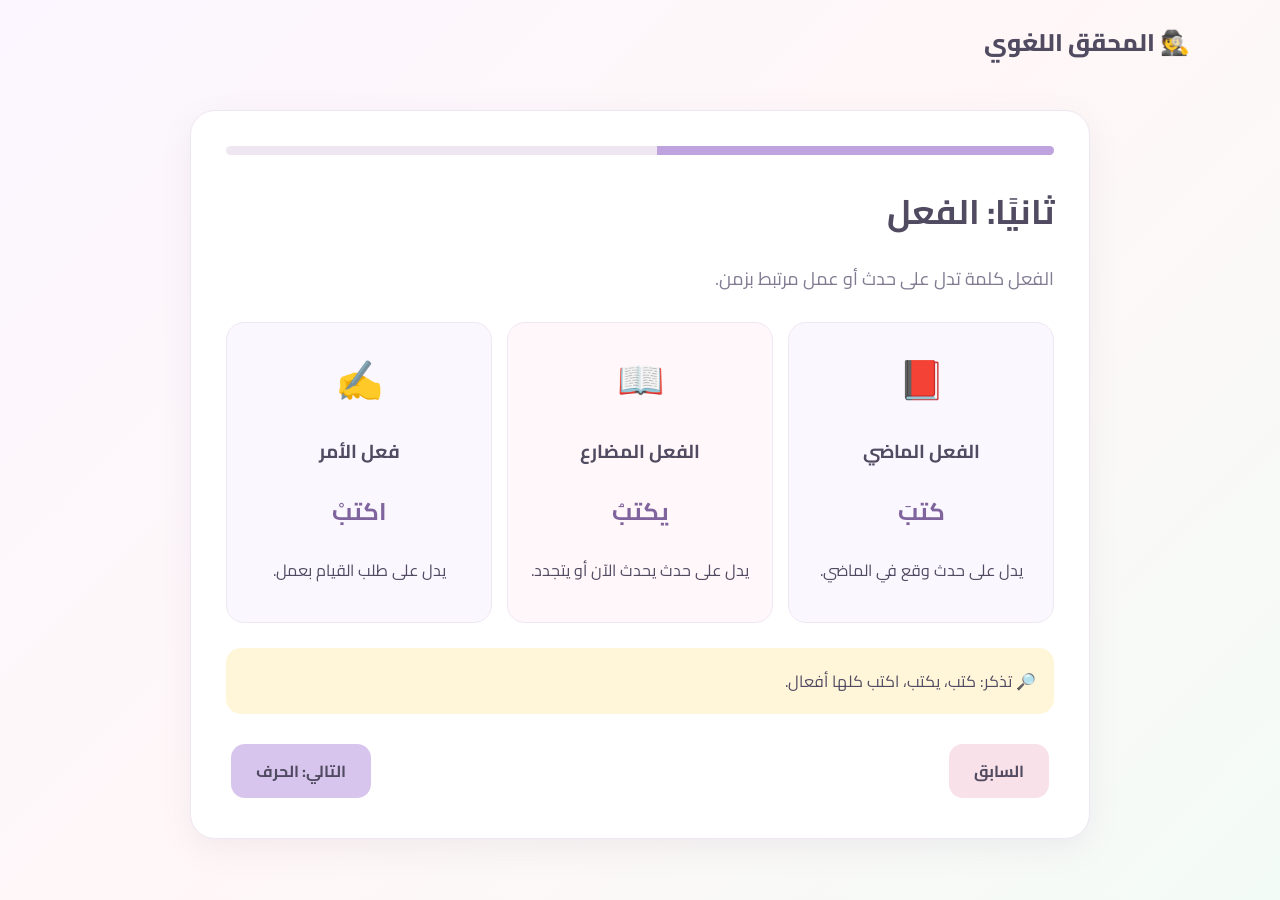
<file: verb.html>
<!DOCTYPE html>
<html lang="ar" dir="rtl">
<head>
    <meta charset="UTF-8">
    <title>الفعل</title>
    <link rel="stylesheet" href="style.css">
    <meta name="viewport" content="width=device-width, initial-scale=1.0">
</head>
<body>

<header><div class="logo">🕵️ المحقق اللغوي</div></header>

<main>
<div class="container">

    <div class="progress"><div style="width:48%"></div></div>

    <h1>ثانيًا: الفعل</h1>

    <p class="description">
        الفعل كلمة تدل على حدث أو عمل مرتبط بزمن.
    </p>

    <div class="cards">

        <div class="card">
            <div class="icon">📕</div>
            <h3>الفعل الماضي</h3>
            <h2>كتبَ</h2>
            <p>يدل على حدث وقع في الماضي.</p>
        </div>

        <div class="card">
            <div class="icon">📖</div>
            <h3>الفعل المضارع</h3>
            <h2>يكتبُ</h2>
            <p>يدل على حدث يحدث الآن أو يتجدد.</p>
        </div>

        <div class="card">
            <div class="icon">✍️</div>
            <h3>فعل الأمر</h3>
            <h2>اكتبْ</h2>
            <p>يدل على طلب القيام بعمل.</p>
        </div>

    </div>

    <div class="example">
        🔎 تذكر: كتب، يكتب، اكتب كلها أفعال.
    </div>

    <div class="navigation">
        <a href="noun.html" class="btn secondary">السابق</a>
        <a href="particle.html" class="btn">التالي: الحرف</a>
    </div>

</div>
</main>

<script src="script.js"></script>
</body>
</html>
</file>
<file: style.css>
@import url('https://fonts.googleapis.com/css2?family=Cairo:wght@400;600;700;800&display=swap');

* {
    box-sizing: border-box;
}

body {
    margin: 0;
    font-family: 'Cairo', sans-serif;
    direction: rtl;
    background: linear-gradient(135deg, #fbf6ff, #fff7f7, #f3fbf7);
    color: #514b62;
    min-height: 100vh;
}

header {
    padding: 20px 7%;
    display: flex;
    justify-content: space-between;
    align-items: center;
}

.logo {
    font-size: 24px;
    font-weight: 800;
}

.logo span {
    background: #e9ddf7;
    padding: 10px;
    border-radius: 15px;
    margin-left: 8px;
}

main {
    width: 90%;
    max-width: 900px;
    margin: 25px auto 50px;
}

.container {
    background: white;
    padding: 35px;
    border-radius: 25px;
    box-shadow: 0 10px 30px #8d78951a;
    border: 1px solid #eee7f2;
}

.hero {
    text-align: center;
    padding: 45px 20px;
}

.detective {
    font-size: 85px;
}

h1 {
    font-size: 34px;
    margin-bottom: 12px;
}

h2 {
    color: #80649d;
}

p {
    line-height: 2;
}

.description {
    color: #817a91;
    font-size: 18px;
}

input {
    display: block;
    width: 100%;
    max-width: 400px;
    margin: 20px auto;
    padding: 14px;
    border: 1px solid #d8c5ee;
    border-radius: 12px;
    font-family: inherit;
    text-align: right;
}

button, .btn {
    display: inline-block;
    border: none;
    background: #d8c5ee;
    color: #514b62;
    padding: 12px 25px;
    border-radius: 14px;
    font-family: inherit;
    font-size: 16px;
    font-weight: 700;
    cursor: pointer;
    text-decoration: none;
    margin: 5px;
}

button:hover, .btn:hover {
    background: #c9b0e6;
}

.secondary {
    background: #f8e1e8;
}

.green {
    background: #dff1e8;
}

.cards {
    display: grid;
    grid-template-columns: repeat(auto-fit, minmax(180px, 1fr));
    gap: 15px;
    margin: 25px 0;
}

.card {
    padding: 20px;
    border-radius: 18px;
    background: #fbf7ff;
    text-align: center;
    border: 1px solid #eee7f2;
}

.card:nth-child(even) {
    background: #fff7f9;
}

.card .icon {
    font-size: 38px;
}

.example {
    background: #fff5d9;
    padding: 18px;
    border-radius: 15px;
    margin: 18px 0;
}

.question {
    background: #fbf8ff;
    border: 1px solid #eee7f2;
    border-radius: 17px;
    padding: 20px;
    margin: 20px 0;
}

.options {
    display: flex;
    flex-wrap: wrap;
    gap: 10px;
}

.options button {
    background: #eee6f7;
}

.options button.selected {
    background: #cdb5e8;
    outline: 2px solid #9675b7;
}

.feedback {
    margin-top: 12px;
    padding: 10px;
    border-radius: 10px;
    display: none;
}

.correct {
    display: block;
    background: #e2f4e9;
    color: #367a59;
}

.wrong {
    display: block;
    background: #fff0f1;
    color: #a94f61;
}

.scene {
    text-align: center;
    font-size: 65px;
    background: #f7f1fc;
    padding: 20px;
    border-radius: 20px;
}

.sentence {
    font-size: 25px;
    text-align: center;
    font-weight: bold;
    margin: 25px 0;
}

.word {
    display: inline-block;
    background: #fff1c9;
    padding: 5px 15px;
    border-radius: 10px;
}

.navigation {
    display: flex;
    justify-content: space-between;
    flex-wrap: wrap;
    margin-top: 25px;
}

.progress {
    height: 9px;
    background: #eee7f2;
    border-radius: 20px;
    margin-bottom: 25px;
    overflow: hidden;
}

.progress div {
    height: 100%;
    background: #bfa3df;
}

.result {
    text-align: center;
    font-size: 35px;
    color: #80649d;
    font-weight: bold;
}

.certificate {
    text-align: center;
    border: 6px double #d8c5ee;
    padding: 30px;
    border-radius: 20px;
    margin: 20px 0;
}

footer {
    text-align: center;
    color: #968da1;
    padding: 20px;
}

@media(max-width:600px) {
    h1 {
        font-size: 26px;
    }

    .container {
        padding: 20px;
    }

    .navigation {
        justify-content: center;
    }
}

@media print {
    header, footer, .navigation, .no-print {
        display: none;
        @media (max-width: 768px) {
    .container {
        width: 100%;
        padding: 15px;
    }

    h1 {
        font-size: 24px;
    }

    img {
        max-width: 100%;
        height: auto;
    }
}
    }
}
</file>
